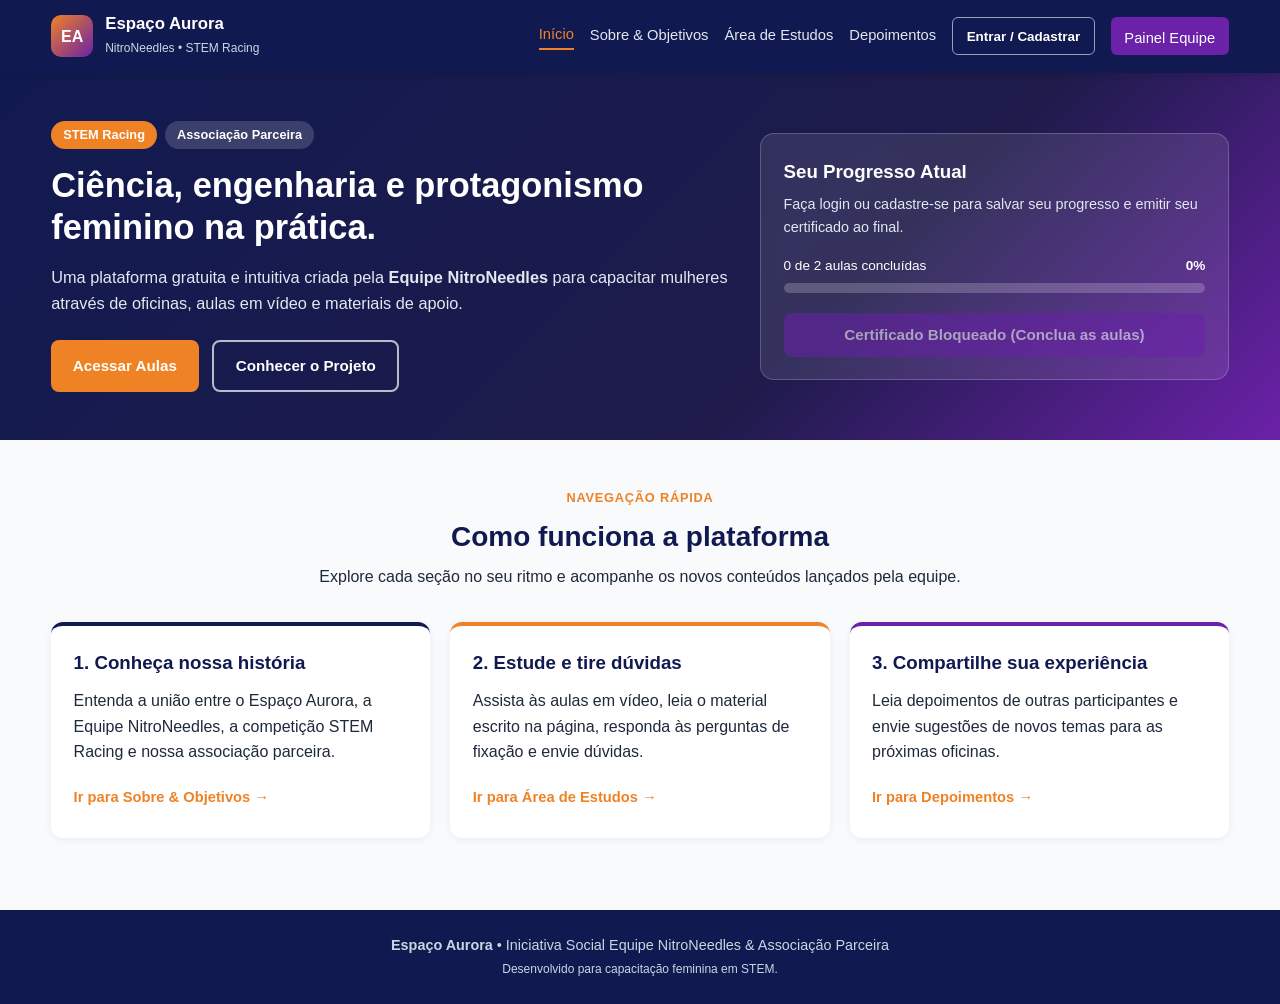
<file: index.html>
<!DOCTYPE html>
<html lang="pt-BR">
<head>
  <meta charset="UTF-8">
  <meta name="viewport" content="width=device-width, initial-scale=1.0">
  <title>Espaço Aurora | Início</title>
  <link rel="stylesheet" href="style.css">
</head>
<body>

  <header class="navbar">
    <div class="container nav-content">
      <a href="index.html" class="brand-area">
        <div class="logo-placeholder" title="Logo Espaço Aurora">EA</div>
        <div>
          <strong class="brand-title">Espaço Aurora</strong>
          <span class="brand-sub">NitroNeedles • STEM Racing</span>
        </div>
      </a>

      <nav class="nav-links">
        <a href="index.html" class="active">Início</a>
        <a href="sobre.html">Sobre & Objetivos</a>
        <a href="cursos.html">Área de Estudos</a>
        <a href="depoimentos.html">Depoimentos</a>
        <button type="button" id="open-profile-btn" class="btn-nav-outline">Entrar / Cadastrar</button>
        <a href="admin.html" class="btn-nav-admin">Painel Equipe</a>
      </nav>
    </div>
  </header>

  <section class="hero">
    <div class="container hero-grid">
      <div class="hero-text">
        <div class="partner-pills">
          <span class="pill pill-orange">STEM Racing</span>
          <span class="pill pill-purple">Associação Parceira</span>
        </div>
        <h1>Ciência, engenharia e protagonismo feminino na prática.</h1>
        <p>Uma plataforma gratuita e intuitiva criada pela <strong>Equipe NitroNeedles</strong> para capacitar mulheres através de oficinas, aulas em vídeo e materiais de apoio.</p>
        <div class="hero-buttons">
          <a href="cursos.html" class="btn btn-orange">Acessar Aulas</a>
          <a href="sobre.html" class="btn btn-outline-light">Conhecer o Projeto</a>
        </div>
      </div>

      <div class="hero-card">
        <h3>Seu Progresso Atual</h3>
        <p id="student-greeting">Faça login ou cadastre-se para salvar seu progresso e emitir seu certificado ao final.</p>
        <div class="progress-wrapper">
          <div class="progress-info">
            <span id="progress-text">0 de 0 aulas concluídas</span>
            <strong id="progress-percent">0%</strong>
          </div>
          <div class="progress-bar">
            <div id="progress-fill" class="progress-fill" style="width: 0%;"></div>
          </div>
        </div>
        <button type="button" id="hero-cert-btn" class="btn btn-purple full-width" disabled>
          Certificado Bloqueado (Conclua as aulas)
        </button>
      </div>
    </div>
  </section>

  <section class="section">
    <div class="container">
      <div class="section-header">
        <span class="section-tag">Navegação Rápida</span>
        <h2>Como funciona a plataforma</h2>
        <p>Explore cada seção no seu ritmo e acompanhe os novos conteúdos lançados pela equipe.</p>
      </div>

      <div class="info-grid">
        <article class="info-card border-blue">
          <h3>1. Conheça nossa história</h3>
          <p>Entenda a união entre o Espaço Aurora, a Equipe NitroNeedles, a competição STEM Racing e nossa associação parceira.</p>
          <a href="sobre.html" class="card-link">Ir para Sobre & Objetivos →</a>
        </article>

        <article class="info-card border-orange">
          <h3>2. Estude e tire dúvidas</h3>
          <p>Assista às aulas em vídeo, leia o material escrito na página, responda às perguntas de fixação e envie dúvidas.</p>
          <a href="cursos.html" class="card-link">Ir para Área de Estudos →</a>
        </article>

        <article class="info-card border-purple">
          <h3>3. Compartilhe sua experiência</h3>
          <p>Leia depoimentos de outras participantes e envie sugestões de novos temas para as próximas oficinas.</p>
          <a href="depoimentos.html" class="card-link">Ir para Depoimentos →</a>
        </article>
      </div>
    </div>
  </section>

  <footer class="footer">
    <div class="container">
      <p><strong>Espaço Aurora</strong> • Iniciativa Social Equipe NitroNeedles & Associação Parceira</p>
      <p><small>Desenvolvido para capacitação feminina em STEM.</small></p>
    </div>
  </footer>

  <script src="script.js"></script>
</body>
</html>
</file>
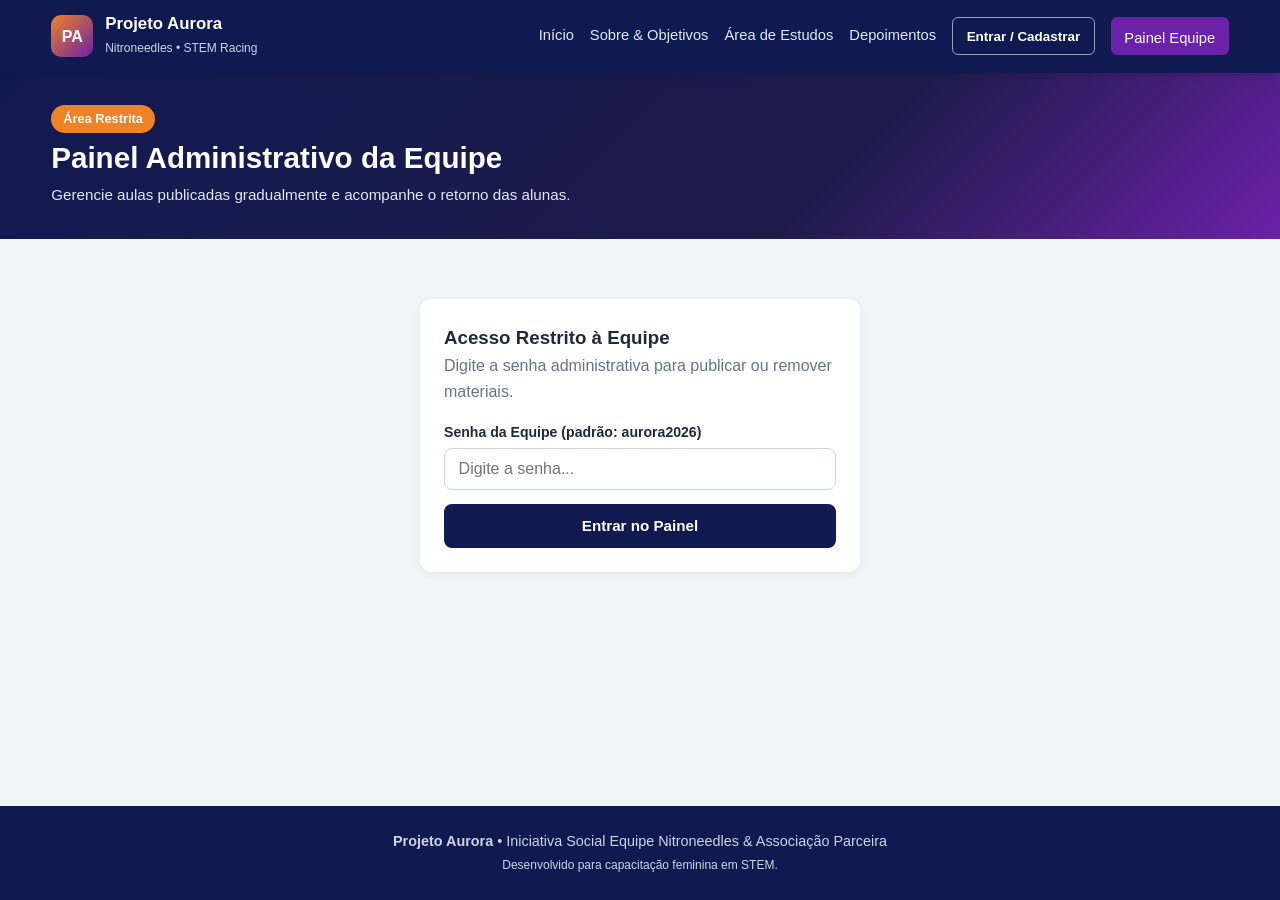
<file: admin.html>
<!DOCTYPE html>
<html lang="pt-BR">
<head>
  <meta charset="UTF-8">
  <meta name="viewport" content="width=device-width, initial-scale=1.0">
  <title>Projeto Aurora | Painel da Equipe</title>
  <link rel="stylesheet" href="style.css">
</head>
<body>

  <header class="navbar">
    <div class="container nav-content">
      <a href="index.html" class="brand-area">
        <div class="logo-placeholder" title="Logo Projeto Aurora">PA</div>
        <div>
          <strong class="brand-title">Projeto Aurora</strong>
          <span class="brand-sub">Nitroneedles • STEM Racing</span>
        </div>
      </a>

      <nav class="nav-links">
        <a href="index.html">Início</a>
        <a href="sobre.html">Sobre & Objetivos</a>
        <a href="cursos.html">Área de Estudos</a>
        <a href="depoimentos.html">Depoimentos</a>
        <button type="button" id="open-profile-btn" class="btn-nav-outline">Meu Perfil</button>
        <a href="admin.html" class="btn-nav-admin active">Painel Equipe</a>
      </nav>
    </div>
  </header>

  <section class="page-banner">
    <div class="container">
      <span class="pill pill-orange">Área Restrita</span>
      <h1>Painel Administrativo da Equipe</h1>
      <p>Gerencie aulas publicadas gradualmente e acompanhe o retorno das alunas.</p>
    </div>
  </section>

  <section class="section section-alt">
    <div class="container">
      <!-- TELA DE ACESSO DA EQUIPE -->
      <div id="admin-login-box" class="admin-login-card">
        <h3>Acesso Restrito à Equipe</h3>
        <p class="muted">Digite a senha administrativa para publicar ou remover materiais.</p>
        <form id="admin-login-form" style="margin-top: 1rem;">
          <div class="form-group">
            <label for="admin-pin-input">Senha da Equipe (padrão: aurora2026)</label>
            <input type="password" id="admin-pin-input" required placeholder="Digite a senha...">
          </div>
          <button type="submit" class="btn btn-blue full-width" style="margin-top: 0.85rem;">Entrar no Painel</button>
        </form>
      </div>

      <!-- DASHBOARD LIBERADO -->
      <div id="admin-dashboard" class="hidden">
        <div style="display: flex; justify-content: flex-end; margin-bottom: 1rem;">
          <button type="button" id="admin-logout-btn" class="btn btn-outline-blue">Bloquear Painel</button>
        </div>

        <div class="admin-grid">
          <div class="admin-card">
            <h3>Publicar Nova Aula</h3>
            <form id="new-lesson-form" class="form-grid">
              <div class="form-group full-width">
                <label for="adm-title">Título da Aula *</label>
                <input type="text" id="adm-title" required placeholder="Ex: Aula 03 - Aerodinâmica Básica">
              </div>
              <div class="form-group">
                <label for="adm-cat">Categoria / Trilha *</label>
                <input type="text" id="adm-cat" required placeholder="Ex: Engenharia & Design">
              </div>
              <div class="form-group">
                <label for="adm-video">Link do Vídeo (YouTube) *</label>
                <input type="url" id="adm-video" required placeholder="https://www.youtube.com/watch?v=...">
              </div>
              <div class="form-group full-width">
                <label for="adm-text">Material Escrito (Texto da página) *</label>
                <textarea id="adm-text" rows="5" required placeholder="Escreva aqui o resumo teórico e os tópicos da aula..."></textarea>
              </div>
              <div class="form-group full-width">
                <label for="adm-q1">Pergunta de Fixação 1 *</label>
                <input type="text" id="adm-q1" required placeholder="Ex: Qual foi o principal conceito desta aula?">
              </div>
              <div class="form-group full-width">
                <label for="adm-q2">Pergunta de Fixação 2 (Dúvidas)</label>
                <input type="text" id="adm-q2" placeholder="Ex: Qual parte você gostaria de rever na prática?">
              </div>
              <button type="submit" class="btn btn-orange full-width">Publicar Aula no Site</button>
            </form>
          </div>

          <div class="admin-card">
            <h3>Aulas Publicadas</h3>
            <div id="admin-lessons-list" class="admin-list"></div>

            <hr class="divider">
            <h3>Visitantes / Alunas Registradas</h3>
            <div id="admin-visitors-list" class="admin-list"></div>

            <hr class="divider">
            <h3>Respostas das Perguntas de Fixação</h3>
            <div id="admin-responses-list" class="admin-list"></div>
          </div>
        </div>
      </div>
    </div>
  </section>

  <footer class="footer">
    <div class="container">
      <p><strong>Projeto Aurora</strong> • Iniciativa Social Equipe Nitroneedles & Associação Parceira</p>
      <p><small>Desenvolvido para capacitação feminina em STEM.</small></p>
    </div>
  </footer>

  <script src="script.js"></script>
</body>
</html>
</file>
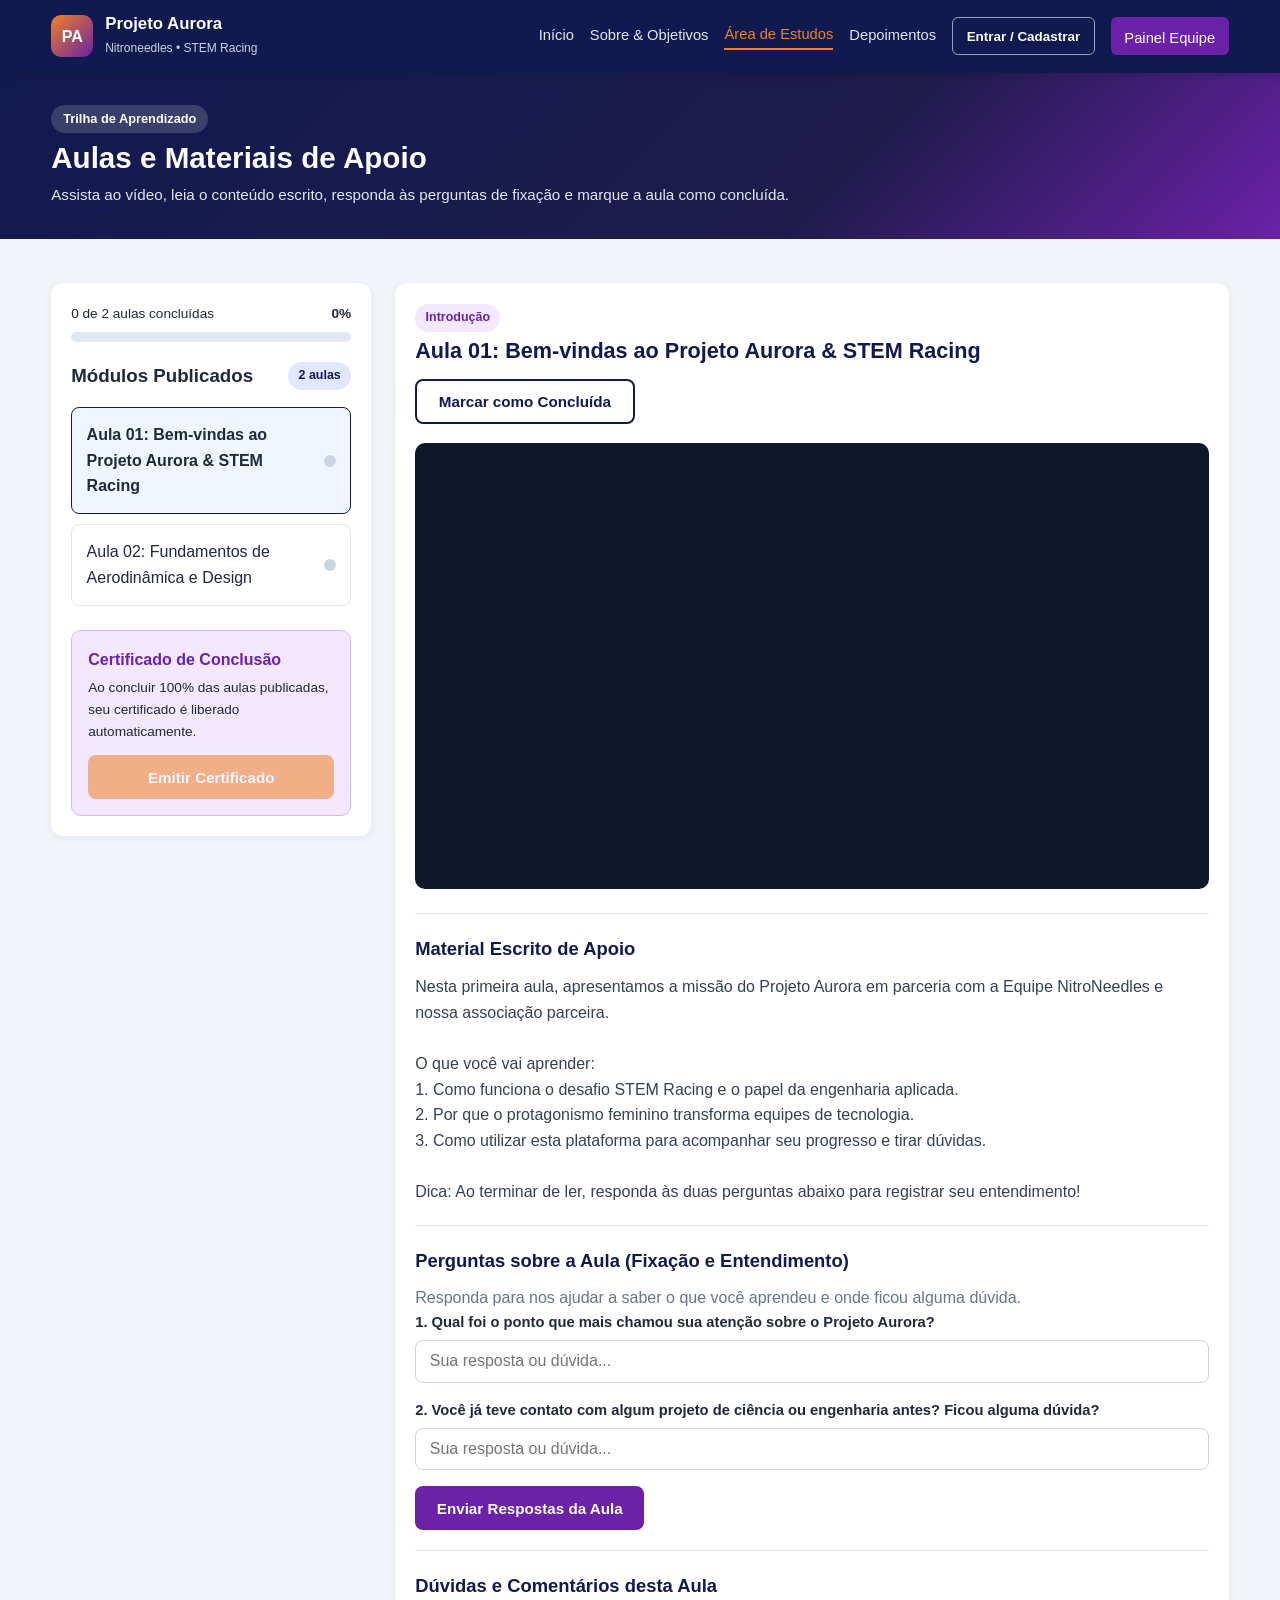
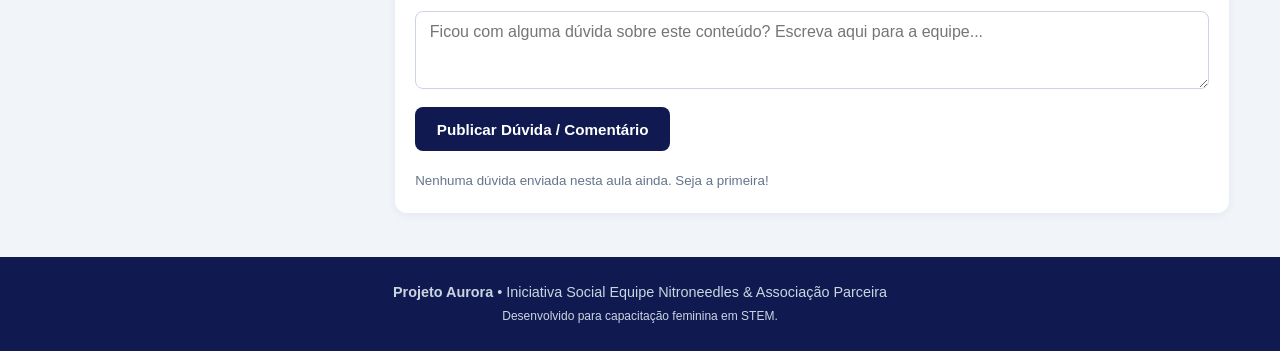
<file: cursos.html>
<!DOCTYPE html>
<html lang="pt-BR">
<head>
  <meta charset="UTF-8">
  <meta name="viewport" content="width=device-width, initial-scale=1.0">
  <title>Projeto Aurora | Área de Estudos</title>
  <link rel="stylesheet" href="style.css">
</head>
<body>

  <header class="navbar">
    <div class="container nav-content">
      <a href="index.html" class="brand-area">
        <div class="logo-placeholder" title="Logo Projeto Aurora">PA</div>
        <div>
          <strong class="brand-title">Projeto Aurora</strong>
          <span class="brand-sub">Nitroneedles • STEM Racing</span>
        </div>
      </a>

      <nav class="nav-links">
        <a href="index.html">Início</a>
        <a href="sobre.html">Sobre & Objetivos</a>
        <a href="cursos.html" class="active">Área de Estudos</a>
        <a href="depoimentos.html">Depoimentos</a>
        <button type="button" id="open-profile-btn" class="btn-nav-outline">Meu Perfil</button>
        <a href="admin.html" class="btn-nav-admin">Painel Equipe</a>
      </nav>
    </div>
  </header>

  <section class="page-banner">
    <div class="container">
      <span class="pill pill-purple">Trilha de Aprendizado</span>
      <h1>Aulas e Materiais de Apoio</h1>
      <p>Assista ao vídeo, leia o conteúdo escrito, responda às perguntas de fixação e marque a aula como concluída.</p>
    </div>
  </section>

  <section class="section section-alt">
    <div class="container">
      <div class="lms-layout">
        <!-- BARRA LATERAL DE MÓDULOS E PROGRESSO -->
        <aside class="course-sidebar">
          <div class="sidebar-progress">
            <div class="progress-info">
              <span id="progress-text">0 de 0 aulas concluídas</span>
              <strong id="progress-percent">0%</strong>
            </div>
            <div class="progress-bar dark-track">
              <div id="progress-fill" class="progress-fill" style="width: 0%;"></div>
            </div>
          </div>

          <div class="sidebar-header">
            <h3>Módulos Publicados</h3>
            <span id="module-count-badge" class="badge badge-blue">0 aulas</span>
          </div>

          <div id="lesson-list" class="lesson-list"></div>

          <div class="certificate-box">
            <h4>Certificado de Conclusão</h4>
            <p>Ao concluir 100% das aulas publicadas, seu certificado é liberado automaticamente.</p>
            <button type="button" id="sidebar-cert-btn" class="btn btn-orange full-width" disabled>
              Emitir Certificado
            </button>
          </div>
        </aside>

        <!-- ÁREA PRINCIPAL DA AULA -->
        <main class="lesson-viewer">
          <div class="lesson-top">
            <div>
              <span id="lesson-category" class="badge badge-purple">Módulo</span>
              <h2 id="lesson-title">Selecione uma aula para começar</h2>
            </div>
            <button type="button" id="mark-complete-btn" class="btn btn-outline-blue">
              Marcar como Concluída
            </button>
          </div>

          <div class="video-container">
            <iframe id="lesson-video" src="" title="Vídeo da Aula" frameborder="0" allowfullscreen></iframe>
          </div>

          <div class="reading-card">
            <h3>Material Escrito de Apoio</h3>
            <div id="lesson-content" class="lesson-text"></div>
          </div>

          <div class="quiz-card">
            <h3>Perguntas sobre a Aula (Fixação e Entendimento)</h3>
            <p class="muted">Responda para nos ajudar a saber o que você aprendeu e onde ficou alguma dúvida.</p>
            <form id="lesson-quiz-form">
              <div id="quiz-questions-container"></div>
              <button type="submit" class="btn btn-purple">Enviar Respostas da Aula</button>
              <span id="quiz-feedback-msg" class="feedback-inline"></span>
            </form>
          </div>

          <div class="comments-card">
            <h3>Dúvidas e Comentários desta Aula</h3>
            <form id="comment-form">
              <textarea id="comment-input" rows="3" required placeholder="Ficou com alguma dúvida sobre este conteúdo? Escreva aqui para a equipe..."></textarea>
              <button type="submit" class="btn btn-blue" style="margin-top: 0.65rem;">Publicar Dúvida / Comentário</button>
            </form>
            <div id="comments-list" class="comments-list"></div>
          </div>
        </main>
      </div>
    </div>
  </section>

  <footer class="footer">
    <div class="container">
      <p><strong>Projeto Aurora</strong> • Iniciativa Social Equipe Nitroneedles & Associação Parceira</p>
      <p><small>Desenvolvido para capacitação feminina em STEM.</small></p>
    </div>
  </footer>

  <script src="script.js"></script>
</body>
</html>
</file>
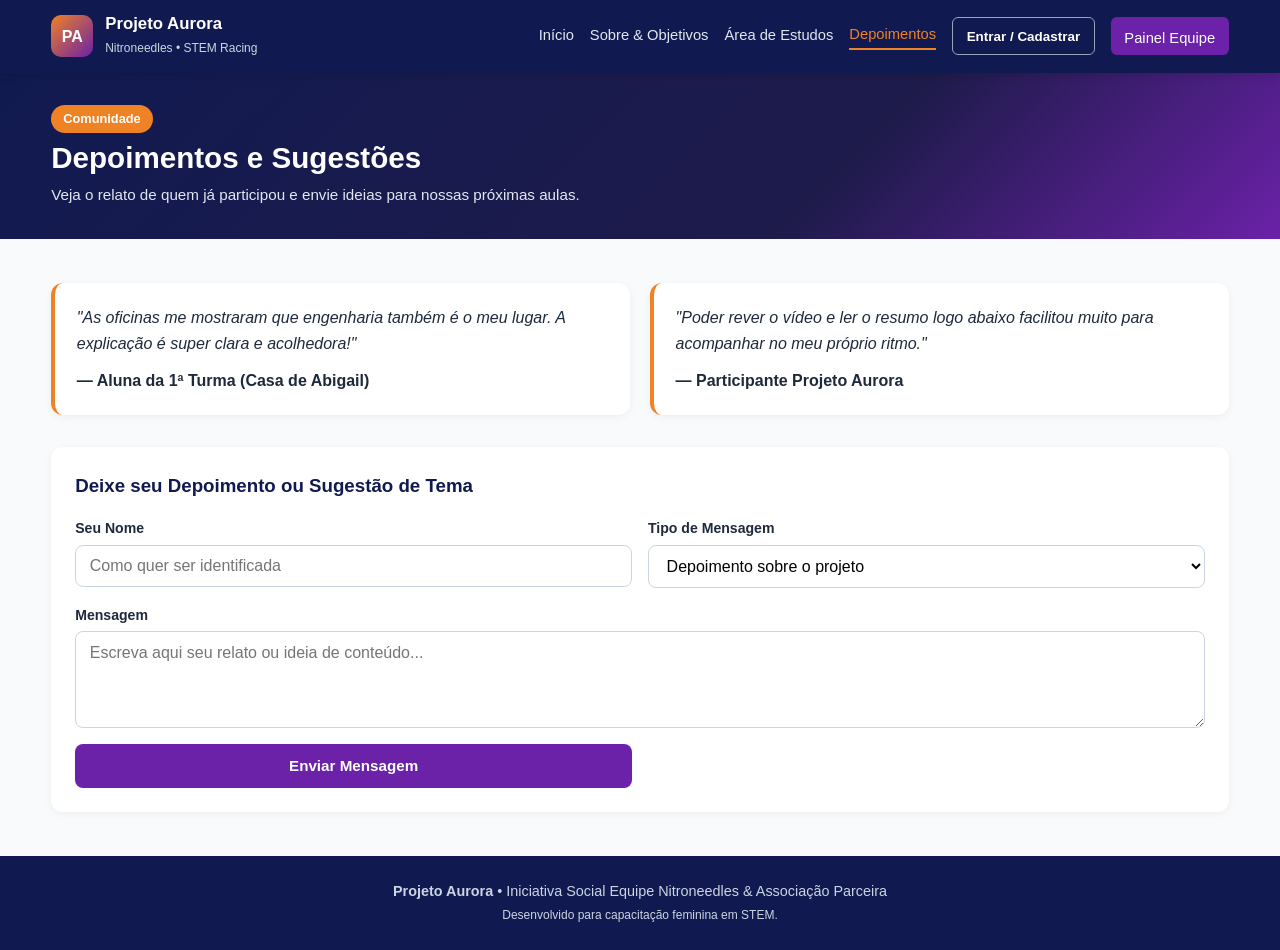
<file: depoimentos.html>
<!DOCTYPE html>
<html lang="pt-BR">
<head>
  <meta charset="UTF-8">
  <meta name="viewport" content="width=device-width, initial-scale=1.0">
  <title>Projeto Aurora | Depoimentos e Sugestões</title>
  <link rel="stylesheet" href="style.css">
</head>
<body>

  <header class="navbar">
    <div class="container nav-content">
      <a href="index.html" class="brand-area">
        <div class="logo-placeholder" title="Logo Projeto Aurora">PA</div>
        <div>
          <strong class="brand-title">Projeto Aurora</strong>
          <span class="brand-sub">Nitroneedles • STEM Racing</span>
        </div>
      </a>

      <nav class="nav-links">
        <a href="index.html">Início</a>
        <a href="sobre.html">Sobre & Objetivos</a>
        <a href="cursos.html">Área de Estudos</a>
        <a href="depoimentos.html" class="active">Depoimentos</a>
        <button type="button" id="open-profile-btn" class="btn-nav-outline">Meu Perfil</button>
        <a href="admin.html" class="btn-nav-admin">Painel Equipe</a>
      </nav>
    </div>
  </header>

  <section class="page-banner">
    <div class="container">
      <span class="pill pill-orange">Comunidade</span>
      <h1>Depoimentos e Sugestões</h1>
      <p>Veja o relato de quem já participou e envie ideias para nossas próximas aulas.</p>
    </div>
  </section>

  <section class="section">
    <div class="container">
      <div class="testimonials-grid" id="testimonials-list">
        <div class="testimonial-card">
          <p>"As oficinas me mostraram que engenharia também é o meu lugar. A explicação é super clara e acolhedora!"</p>
          <strong>— Aluna da 1ª Turma (Casa de Abigail)</strong>
        </div>
        <div class="testimonial-card">
          <p>"Poder rever o vídeo e ler o resumo logo abaixo facilitou muito para acompanhar no meu próprio ritmo."</p>
          <strong>— Participante Projeto Aurora</strong>
        </div>
      </div>

      <div class="suggestion-box">
        <h3>Deixe seu Depoimento ou Sugestão de Tema</h3>
        <form id="feedback-form" class="form-grid">
          <div class="form-group">
            <label for="fb-name">Seu Nome</label>
            <input type="text" id="fb-name" required placeholder="Como quer ser identificada">
          </div>
          <div class="form-group">
            <label for="fb-type">Tipo de Mensagem</label>
            <select id="fb-type">
              <option value="Depoimento">Depoimento sobre o projeto</option>
              <option value="Sugestão">Sugestão de aula ou melhoria</option>
            </select>
          </div>
          <div class="form-group full-width">
            <label for="fb-msg">Mensagem</label>
            <textarea id="fb-msg" rows="4" required placeholder="Escreva aqui seu relato ou ideia de conteúdo..."></textarea>
          </div>
          <button type="submit" class="btn btn-purple">Enviar Mensagem</button>
        </form>
      </div>
    </div>
  </section>

  <footer class="footer">
    <div class="container">
      <p><strong>Projeto Aurora</strong> • Iniciativa Social Equipe Nitroneedles & Associação Parceira</p>
      <p><small>Desenvolvido para capacitação feminina em STEM.</small></p>
    </div>
  </footer>

  <script src="script.js"></script>
</body>
</html>
</file>
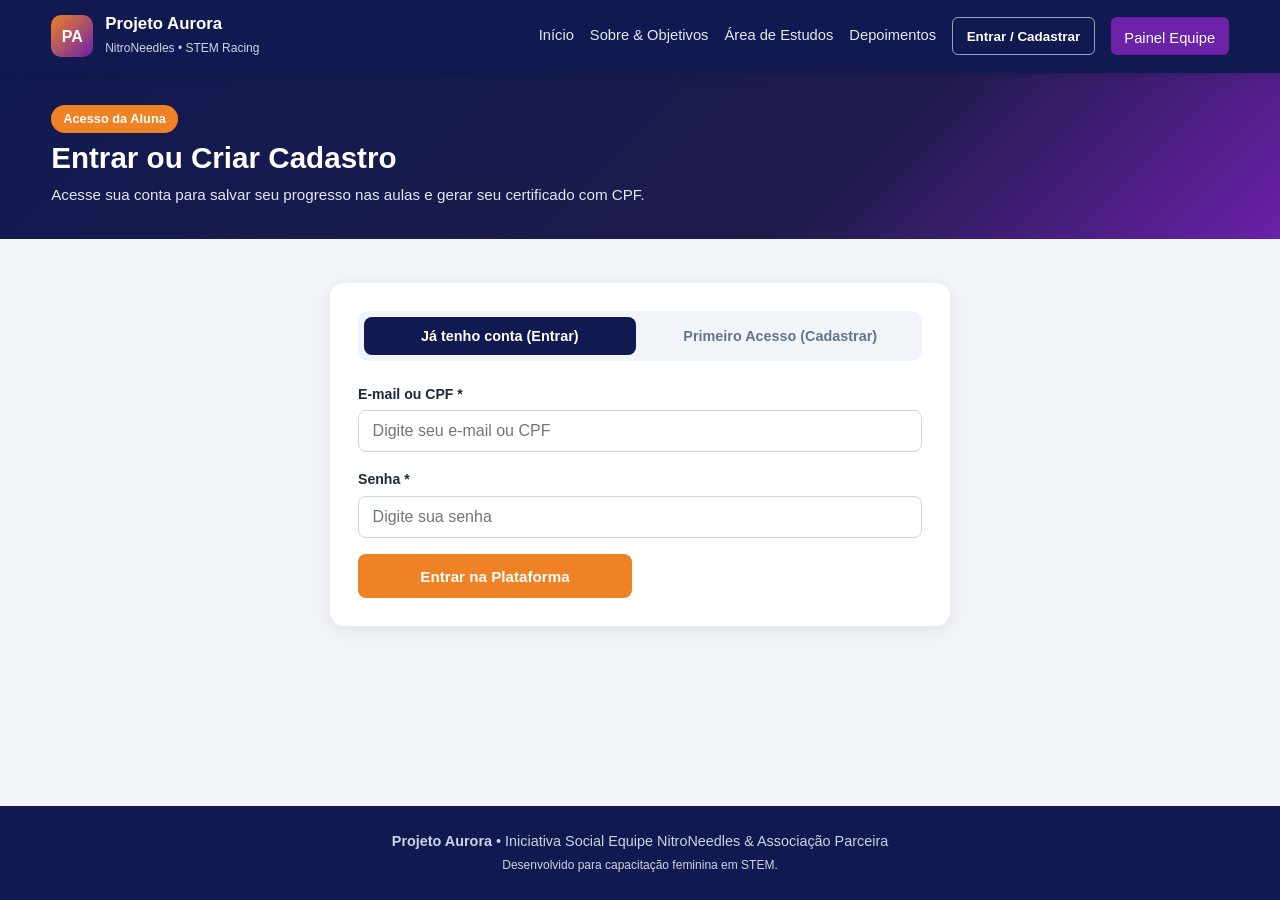
<file: login.html>
<!DOCTYPE html>
<html lang="pt-BR">
<head>
  <meta charset="UTF-8">
  <meta name="viewport" content="width=device-width, initial-scale=1.0">
  <title>Projeto Aurora | Entrar ou Cadastrar</title>
  <link rel="stylesheet" href="style.css">
</head>
<body>

  <header class="navbar">
    <div class="container nav-content">
      <a href="index.html" class="brand-area">
        <div class="logo-placeholder" title="Logo Projeto Aurora">PA</div>
        <div>
          <strong class="brand-title">Projeto Aurora</strong>
          <span class="brand-sub">NitroNeedles • STEM Racing</span>
        </div>
      </a>

      <nav class="nav-links">
        <a href="index.html">Início</a>
        <a href="sobre.html">Sobre & Objetivos</a>
        <a href="cursos.html">Área de Estudos</a>
        <a href="depoimentos.html">Depoimentos</a>
        <button type="button" id="open-profile-btn" class="btn-nav-outline active">Entrar / Cadastrar</button>
        <a href="admin.html" class="btn-nav-admin">Painel Equipe</a>
      </nav>
    </div>
  </header>

  <section class="page-banner">
    <div class="container">
      <span class="pill pill-orange">Acesso da Aluna</span>
      <h1>Entrar ou Criar Cadastro</h1>
      <p>Acesse sua conta para salvar seu progresso nas aulas e gerar seu certificado com CPF.</p>
    </div>
  </section>

  <section class="section section-alt">
    <div class="container">

      <!-- CAIXA DE LOGIN E CADASTRO (QUANDO DESLOGADA) -->
      <div id="auth-tabs-box" class="auth-card">
        <div class="auth-tabs">
          <button type="button" id="tab-btn-login" class="auth-tab-btn active">Já tenho conta (Entrar)</button>
          <button type="button" id="tab-btn-register" class="auth-tab-btn">Primeiro Acesso (Cadastrar)</button>
        </div>

        <div id="auth-message" class="auth-alert hidden"></div>

        <!-- ABA 1: LOGIN -->
        <form id="login-form" class="form-grid">
          <div class="form-group full-width">
            <label for="login-identifier">E-mail ou CPF *</label>
            <input type="text" id="login-identifier" required placeholder="Digite seu e-mail ou CPF">
          </div>
          <div class="form-group full-width">
            <label for="login-password">Senha *</label>
            <input type="password" id="login-password" required placeholder="Digite sua senha">
          </div>
          <div class="full-width">
            <button type="submit" class="btn btn-orange full-width">Entrar na Plataforma</button>
          </div>
        </form>

        <!-- ABA 2: CADASTRO COMPLETO -->
        <form id="register-form" class="form-grid hidden">
          <div class="form-group full-width">
            <label for="reg-name">Nome completo (sairá no certificado) *</label>
            <input type="text" id="reg-name" required placeholder="Ex: Maria Clara Silva">
          </div>
          <div class="form-group">
            <label for="reg-cpf">CPF *</label>
            <input type="text" id="reg-cpf" required maxlength="14" inputmode="numeric" placeholder="000.000.000-00">
          </div>
          <div class="form-group">
            <label for="reg-birth">Data de nascimento *</label>
            <input type="date" id="reg-birth" required>
          </div>
          <div class="form-group">
            <label for="reg-city">Cidade e País *</label>
            <input type="text" id="reg-city" required placeholder="Ex: Valinhos, Brasil">
          </div>
          <div class="form-group">
            <label for="reg-email">E-mail *</label>
            <input type="email" id="reg-email" required placeholder="seuemail@exemplo.com">
          </div>
          <div class="form-group">
            <label for="reg-source">Por onde conheceu nosso site? *</label>
            <select id="reg-source" required>
              <option value="">Selecione uma opção...</option>
              <option value="Casa de Abigail">Casa de Abigail</option>
              <option value="Equipe NitroNeedles">Equipe NitroNeedles</option>
              <option value="Amigos">Amigos</option>
              <option value="Família">Família</option>
              <option value="Outros">Outros</option>
            </select>
          </div>
          <div class="form-group">
            <label for="reg-password">Crie uma senha *</label>
            <input type="password" id="reg-password" required minlength="6" placeholder="Mínimo 6 caracteres">
          </div>
          <div class="full-width">
            <button type="submit" class="btn btn-purple full-width">Concluir Cadastro e Entrar</button>
          </div>
        </form>
      </div>

      <!-- PERFIL DA ALUNA LOGADA -->
      <div id="logged-profile-box" class="auth-card hidden">
        <span class="badge badge-purple">Conta Conectada</span>
        <h2 style="color: var(--brand-blue); margin: 0.4rem 0 1rem 0;">Seus Dados Cadastrados</h2>
        <div class="profile-summary-grid">
          <div><small class="muted">Nome Completo</small><strong id="prof-name">—</strong></div>
          <div><small class="muted">CPF</small><strong id="prof-cpf">—</strong></div>
          <div><small class="muted">Data de Nascimento</small><strong id="prof-birth">—</strong></div>
          <div><small class="muted">Cidade e País</small><strong id="prof-city">—</strong></div>
          <div><small class="muted">E-mail</small><strong id="prof-email">—</strong></div>
          <div><small class="muted">Como conheceu</small><strong id="prof-source">—</strong></div>
        </div>
        <div class="hero-buttons" style="margin-top: 1.5rem;">
          <a href="cursos.html" class="btn btn-orange">Ir para as Aulas</a>
          <button type="button" id="logout-btn" class="btn btn-outline-blue">Sair da Conta</button>
        </div>
      </div>

    </div>
  </section>

  <footer class="footer">
    <div class="container">
      <p><strong>Projeto Aurora</strong> • Iniciativa Social Equipe NitroNeedles & Associação Parceira</p>
      <p><small>Desenvolvido para capacitação feminina em STEM.</small></p>
    </div>
  </footer>

  <script src="script.js"></script>
</body>
</html>
</file>
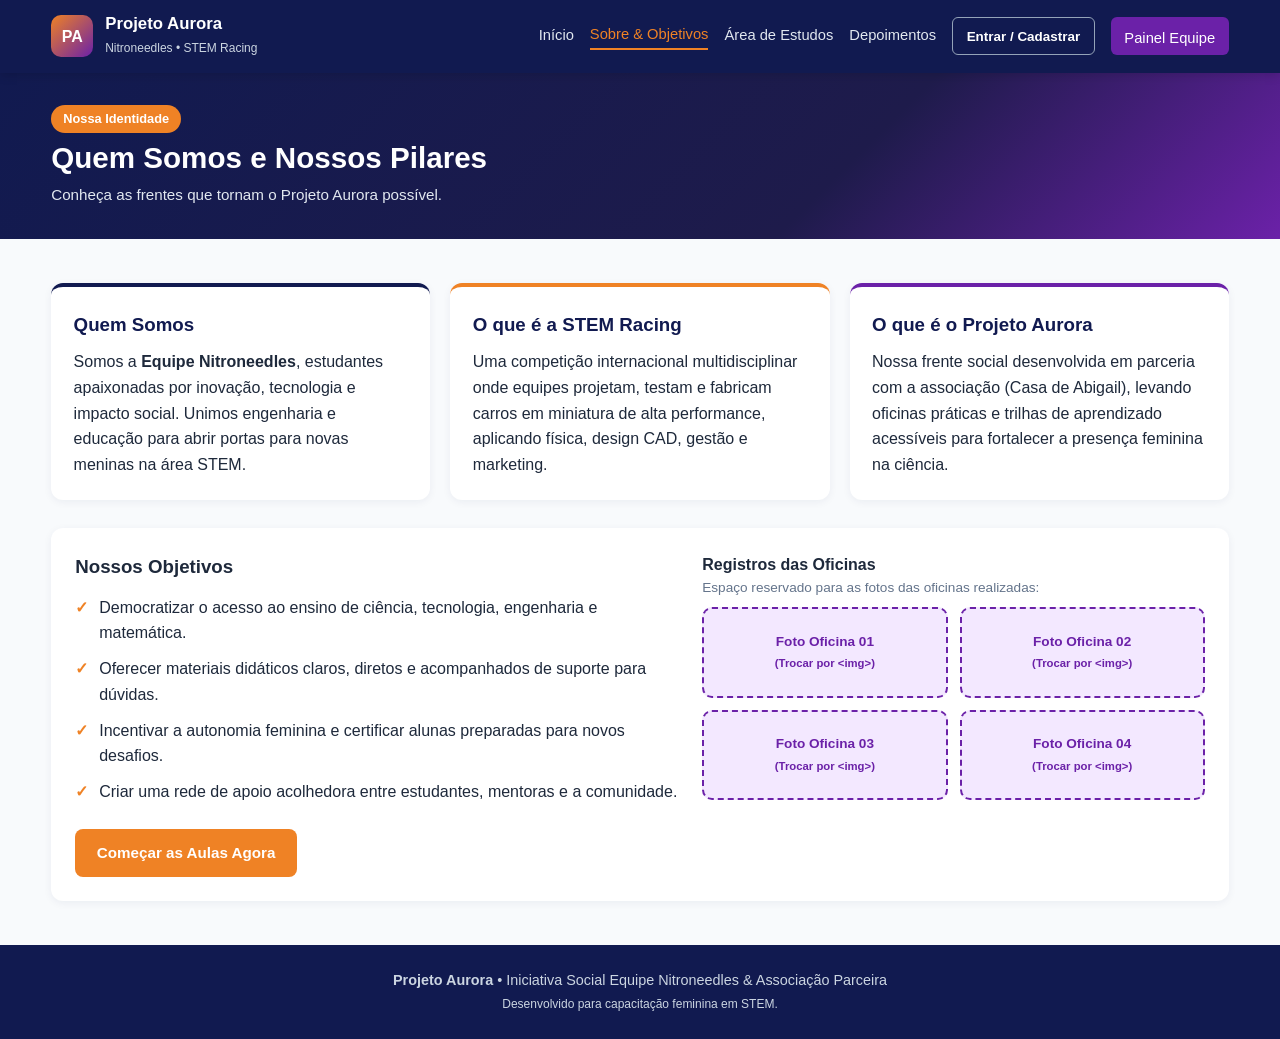
<file: sobre.html>
<!DOCTYPE html>
<html lang="pt-BR">
<head>
  <meta charset="UTF-8">
  <meta name="viewport" content="width=device-width, initial-scale=1.0">
  <title>Projeto Aurora | Sobre & Objetivos</title>
  <link rel="stylesheet" href="style.css">
</head>
<body>

  <header class="navbar">
    <div class="container nav-content">
      <a href="index.html" class="brand-area">
        <div class="logo-placeholder" title="Logo Projeto Aurora">PA</div>
        <div>
          <strong class="brand-title">Projeto Aurora</strong>
          <span class="brand-sub">Nitroneedles • STEM Racing</span>
        </div>
      </a>

      <nav class="nav-links">
        <a href="index.html">Início</a>
        <a href="sobre.html" class="active">Sobre & Objetivos</a>
        <a href="cursos.html">Área de Estudos</a>
        <a href="depoimentos.html">Depoimentos</a>
        <button type="button" id="open-profile-btn" class="btn-nav-outline">Meu Perfil</button>
        <a href="admin.html" class="btn-nav-admin">Painel Equipe</a>
      </nav>
    </div>
  </header>

  <section class="page-banner">
    <div class="container">
      <span class="pill pill-orange">Nossa Identidade</span>
      <h1>Quem Somos e Nossos Pilares</h1>
      <p>Conheça as frentes que tornam o Projeto Aurora possível.</p>
    </div>
  </section>

  <section class="section">
    <div class="container">
      <div class="info-grid">
        <article class="info-card border-blue">
          <h3>Quem Somos</h3>
          <p>Somos a <strong>Equipe Nitroneedles</strong>, estudantes apaixonadas por inovação, tecnologia e impacto social. Unimos engenharia e educação para abrir portas para novas meninas na área STEM.</p>
        </article>

        <article class="info-card border-orange">
          <h3>O que é a STEM Racing</h3>
          <p>Uma competição internacional multidisciplinar onde equipes projetam, testam e fabricam carros em miniatura de alta performance, aplicando física, design CAD, gestão e marketing.</p>
        </article>

        <article class="info-card border-purple">
          <h3>O que é o Projeto Aurora</h3>
          <p>Nossa frente social desenvolvida em parceria com a associação (Casa de Abigail), levando oficinas práticas e trilhas de aprendizado acessíveis para fortalecer a presença feminina na ciência.</p>
        </article>
      </div>

      <div class="objectives-box">
        <div>
          <h3>Nossos Objetivos</h3>
          <ul class="check-list">
            <li>Democratizar o acesso ao ensino de ciência, tecnologia, engenharia e matemática.</li>
            <li>Oferecer materiais didáticos claros, diretos e acompanhados de suporte para dúvidas.</li>
            <li>Incentivar a autonomia feminina e certificar alunas preparadas para novos desafios.</li>
            <li>Criar uma rede de apoio acolhedora entre estudantes, mentoras e a comunidade.</li>
          </ul>
          <div style="margin-top: 1.5rem;">
            <a href="cursos.html" class="btn btn-orange">Começar as Aulas Agora</a>
          </div>
        </div>

        <div class="gallery-preview">
          <h4>Registros das Oficinas</h4>
          <p class="muted" style="font-size: 0.85rem; margin-bottom: 0.5rem;">Espaço reservado para as fotos das oficinas realizadas:</p>
          <div class="photo-slots">
            <div class="photo-slot">Foto Oficina 01<br><small>(Trocar por &lt;img&gt;)</small></div>
            <div class="photo-slot">Foto Oficina 02<br><small>(Trocar por &lt;img&gt;)</small></div>
            <div class="photo-slot">Foto Oficina 03<br><small>(Trocar por &lt;img&gt;)</small></div>
            <div class="photo-slot">Foto Oficina 04<br><small>(Trocar por &lt;img&gt;)</small></div>
          </div>
        </div>
      </div>
    </div>
  </section>

  <footer class="footer">
    <div class="container">
      <p><strong>Projeto Aurora</strong> • Iniciativa Social Equipe Nitroneedles & Associação Parceira</p>
      <p><small>Desenvolvido para capacitação feminina em STEM.</small></p>
    </div>
  </footer>

  <script src="script.js"></script>
</body>
</html>
</file>
<file: style.css>
:root {
  --brand-blue: #111a50;
  --brand-orange: #ef8225;
  --brand-orange-hover: #d96f16;
  --assoc-purple: #6b21a8;
  --assoc-purple-light: #f3e8ff;
  --bg-page: #f8fafc;
  --bg-card: #ffffff;
  --text-main: #1e293b;
  --text-muted: #64748b;
  --border-color: #e2e8f0;
  --success: #16a34a;
}

* {
  box-sizing: border-box;
  margin: 0;
  padding: 0;
}

html, body {
  overflow-x: hidden;
  width: 100%;
}

body {
  font-family: 'Segoe UI', Roboto, Helvetica, Arial, sans-serif;
  background-color: var(--bg-page);
  color: var(--text-main);
  line-height: 1.6;
  display: flex;
  flex-direction: column;
  min-height: 100vh;
}

.container {
  width: 92%;
  max-width: 1180px;
  margin: 0 auto;
}

.hidden {
  display: none !important;
}

.muted {
  color: var(--text-muted);
}

/* BOTÕES E BADGES (ÁREA DE TOQUE CONFORTÁVEL) */
.btn {
  display: inline-flex;
  align-items: center;
  justify-content: center;
  min-height: 44px;
  padding: 0.75rem 1.35rem;
  border-radius: 8px;
  font-weight: 600;
  font-size: 0.95rem;
  cursor: pointer;
  border: none;
  text-decoration: none;
  text-align: center;
  transition: 0.2s ease;
}

.btn:disabled {
  opacity: 0.55;
  cursor: not-allowed;
}

.btn-orange { background-color: var(--brand-orange); color: #fff; }
.btn-orange:hover:not(:disabled) { background-color: var(--brand-orange-hover); }

.btn-purple { background-color: var(--assoc-purple); color: #fff; }
.btn-purple:hover:not(:disabled) { background-color: #581c87; }

.btn-blue { background-color: var(--brand-blue); color: #fff; }

.btn-outline-blue {
  background: transparent;
  border: 2px solid var(--brand-blue);
  color: var(--brand-blue);
}

.btn-outline-blue.completed {
  background: var(--success);
  border-color: var(--success);
  color: #fff;
}

.btn-outline-light {
  background: transparent;
  border: 2px solid rgba(255, 255, 255, 0.7);
  color: #fff;
}

.btn-ghost {
  background: transparent;
  color: var(--text-muted);
}

.full-width { width: 100%; }

.badge {
  display: inline-block;
  padding: 0.25rem 0.65rem;
  border-radius: 999px;
  font-size: 0.78rem;
  font-weight: 700;
}

.badge-blue { background: #e0e7ff; color: var(--brand-blue); }
.badge-orange { background: #ffedd5; color: #c2410c; }
.badge-purple { background: var(--assoc-purple-light); color: var(--assoc-purple); }

/* NAVBAR & MENU MOBILE */
.navbar {
  background-color: var(--brand-blue);
  color: #fff;
  position: sticky;
  top: 0;
  z-index: 100;
  box-shadow: 0 2px 10px rgba(0, 0, 0, 0.15);
}

.nav-content {
  display: flex;
  flex-wrap: wrap;
  justify-content: space-between;
  align-items: center;
  padding: 0.85rem 0;
  gap: 0.75rem;
}

.brand-area {
  display: flex;
  align-items: center;
  gap: 0.75rem;
  text-decoration: none;
  color: #fff;
}

.logo-placeholder {
  width: 42px;
  height: 42px;
  border-radius: 10px;
  background: linear-gradient(135deg, var(--brand-orange), var(--assoc-purple));
  display: flex;
  align-items: center;
  justify-content: center;
  font-weight: 800;
  color: #fff;
  flex-shrink: 0;
}

.brand-title { display: block; font-size: 1.05rem; line-height: 1.2; }
.brand-sub { font-size: 0.75rem; color: #cbd5e1; }

.mobile-menu-btn {
  display: none;
  background: rgba(255, 255, 255, 0.12);
  border: 1px solid rgba(255, 255, 255, 0.25);
  color: #fff;
  padding: 0.5rem 0.85rem;
  border-radius: 8px;
  font-size: 0.9rem;
  font-weight: 600;
  cursor: pointer;
  min-height: 40px;
}

.nav-links {
  display: flex;
  flex-wrap: wrap;
  align-items: center;
  gap: 1rem;
}

.nav-links a {
  color: #e2e8f0;
  text-decoration: none;
  font-size: 0.92rem;
  font-weight: 500;
  padding-bottom: 2px;
}

.nav-links a:hover, .nav-links a.active {
  color: var(--brand-orange);
  border-bottom: 2px solid var(--brand-orange);
}

.btn-nav-outline, .btn-nav-admin {
  padding: 0.45rem 0.85rem;
  border-radius: 6px;
  font-size: 0.84rem;
  font-weight: 600;
  cursor: pointer;
  text-decoration: none;
  min-height: 38px;
  display: inline-flex;
  align-items: center;
  justify-content: center;
}

.btn-nav-outline {
  background: transparent;
  border: 1px solid #94a3b8;
  color: #fff;
}

.nav-links a.btn-nav-admin {
  background: var(--assoc-purple);
  border: none;
  color: #fff;
}

/* HERO E BANNERS INTERNOS */
.hero, .page-banner {
  background: linear-gradient(135deg, var(--brand-blue) 0%, #1e1b4b 65%, var(--assoc-purple) 100%);
  color: #fff;
}

.hero { padding: 3rem 0; }
.page-banner { padding: 2rem 0; }
.page-banner h1 { font-size: 1.85rem; margin: 0.4rem 0; line-height: 1.25; }
.page-banner p { color: #e2e8f0; font-size: 0.95rem; }

.hero-grid {
  display: grid;
  grid-template-columns: 1.3fr 0.9fr;
  gap: 2rem;
  align-items: center;
}

.partner-pills { display: flex; flex-wrap: wrap; gap: 0.5rem; margin-bottom: 1rem; }

.pill {
  display: inline-block;
  padding: 0.25rem 0.75rem;
  border-radius: 999px;
  font-size: 0.8rem;
  font-weight: 700;
}

.pill-orange { background: var(--brand-orange); color: #fff; }
.pill-purple { background: rgba(255, 255, 255, 0.16); color: #fff; }

.hero-text h1 { font-size: 2.15rem; line-height: 1.2; margin-bottom: 1rem; }
.hero-text p { color: #e2e8f0; margin-bottom: 1.5rem; font-size: 1.02rem; }
.hero-buttons { display: flex; flex-wrap: wrap; gap: 0.85rem; }

.hero-card {
  background: rgba(255, 255, 255, 0.1);
  backdrop-filter: blur(8px);
  border: 1px solid rgba(255, 255, 255, 0.2);
  padding: 1.4rem;
  border-radius: 14px;
}

.hero-card h3 { margin-bottom: 0.4rem; }
.hero-card p { font-size: 0.9rem; color: #e2e8f0; margin-bottom: 1rem; }

.progress-wrapper, .sidebar-progress { margin-bottom: 1.2rem; }
.progress-info { display: flex; justify-content: space-between; font-size: 0.85rem; margin-bottom: 0.4rem; }

.progress-bar {
  width: 100%;
  height: 10px;
  background: rgba(255, 255, 255, 0.2);
  border-radius: 999px;
  overflow: hidden;
}

.progress-bar.dark-track { background: #e2e8f0; }

.progress-fill {
  height: 100%;
  background: var(--brand-orange);
  transition: width 0.3s ease;
}

/* SEÇÕES E CARDS */
.section { padding: 2.75rem 0; flex: 1; }
.section-alt { background-color: #f1f5f9; }

.section-header {
  text-align: center;
  max-width: 680px;
  margin: 0 auto 2rem auto;
}

.section-tag {
  color: var(--brand-orange);
  font-weight: 700;
  text-transform: uppercase;
  font-size: 0.8rem;
  letter-spacing: 0.06em;
}

.section-header h2 { color: var(--brand-blue); font-size: 1.75rem; margin: 0.3rem 0; }

.info-grid {
  display: grid;
  grid-template-columns: repeat(auto-fit, minmax(260px, 1fr));
  gap: 1.25rem;
  margin-bottom: 1.75rem;
}

.info-card {
  background: var(--bg-card);
  padding: 1.4rem;
  border-radius: 12px;
  box-shadow: 0 2px 8px rgba(17, 26, 80, 0.06);
  border-top: 4px solid var(--brand-blue);
  display: flex;
  flex-direction: column;
  justify-content: space-between;
}

.info-card.border-orange { border-top-color: var(--brand-orange); }
.info-card.border-purple { border-top-color: var(--assoc-purple); }
.info-card h3 { color: var(--brand-blue); margin-bottom: 0.6rem; }

.card-link {
  display: inline-block;
  margin-top: 1rem;
  color: var(--brand-orange);
  font-weight: 700;
  text-decoration: none;
  font-size: 0.92rem;
  padding: 0.35rem 0;
}

.objectives-box {
  background: var(--bg-card);
  border-radius: 12px;
  padding: 1.5rem;
  display: grid;
  grid-template-columns: 1.2fr 1fr;
  gap: 1.5rem;
  box-shadow: 0 2px 8px rgba(17, 26, 80, 0.06);
}

.check-list { list-style: none; margin-top: 0.8rem; }
.check-list li { padding-left: 1.5rem; position: relative; margin-bottom: 0.65rem; }
.check-list li::before {
  content: "✓";
  position: absolute;
  left: 0;
  color: var(--brand-orange);
  font-weight: 800;
}

.photo-slots { display: grid; grid-template-columns: 1fr 1fr; gap: 0.75rem; }
.photo-slot {
  background: var(--assoc-purple-light);
  border: 2px dashed var(--assoc-purple);
  color: var(--assoc-purple);
  border-radius: 10px;
  padding: 1.35rem 0.5rem;
  text-align: center;
  font-weight: 600;
  font-size: 0.85rem;
}

/* ÁREA DE ESTUDOS (LMS) */
.lms-layout {
  display: grid;
  grid-template-columns: 320px 1fr;
  gap: 1.5rem;
  align-items: start;
}

.course-sidebar, .lesson-viewer {
  background: var(--bg-card);
  border-radius: 12px;
  padding: 1.25rem;
  box-shadow: 0 2px 10px rgba(17, 26, 80, 0.06);
  min-width: 0;
}

.sidebar-header {
  display: flex;
  justify-content: space-between;
  align-items: center;
  margin-bottom: 1rem;
}

.lesson-list {
  display: flex;
  flex-direction: column;
  gap: 0.6rem;
  margin-bottom: 1.5rem;
}

.lesson-item {
  padding: 0.9rem;
  border: 1px solid var(--border-color);
  border-radius: 8px;
  cursor: pointer;
  display: flex;
  justify-content: space-between;
  align-items: center;
  gap: 0.65rem;
  min-height: 48px;
}

.lesson-item:hover { border-color: var(--brand-orange); }
.lesson-item.active {
  background: #eff6ff;
  border-color: var(--brand-blue);
  font-weight: 600;
}

.status-dot {
  width: 12px;
  height: 12px;
  border-radius: 50%;
  background: #cbd5e1;
  flex-shrink: 0;
}
.status-dot.done { background: var(--success); }

.certificate-box {
  background: var(--assoc-purple-light);
  padding: 1rem;
  border-radius: 10px;
  border: 1px solid #d8b4fe;
}
.certificate-box h4 { color: var(--assoc-purple); margin-bottom: 0.3rem; }
.certificate-box p { font-size: 0.85rem; margin-bottom: 0.8rem; }

.lesson-top {
  display: flex;
  flex-wrap: wrap;
  justify-content: space-between;
  align-items: center;
  gap: 0.85rem;
  margin-bottom: 1.2rem;
}
.lesson-top h2 { color: var(--brand-blue); font-size: 1.35rem; margin-top: 0.3rem; line-height: 1.3; }

.video-container {
  position: relative;
  width: 100%;
  padding-bottom: 56.25%;
  background: #0f172a;
  border-radius: 10px;
  overflow: hidden;
  margin-bottom: 1.5rem;
}
.video-container iframe { position: absolute; top: 0; left: 0; width: 100%; height: 100%; }

.reading-card, .quiz-card, .comments-card {
  border-top: 1px solid var(--border-color);
  padding-top: 1.25rem;
  margin-top: 1.25rem;
}
.reading-card h3, .quiz-card h3, .comments-card h3 { color: var(--brand-blue); margin-bottom: 0.65rem; font-size: 1.15rem; }
.lesson-text {
  white-space: pre-line;
  color: #334155;
  overflow-wrap: break-word;
}

.quiz-question-item { margin-bottom: 1rem; }
.quiz-question-item label { display: block; font-weight: 600; margin-bottom: 0.35rem; font-size: 0.92rem; }
.feedback-inline { display: inline-block; margin-top: 0.5rem; font-weight: 600; color: var(--success); font-size: 0.9rem; }

/* FORMULÁRIOS E COMENTÁRIOS (16px EVITA ZOOM AUTOMÁTICO NO CELULAR) */
.form-grid { display: grid; grid-template-columns: 1fr 1fr; gap: 1rem; }
.form-group { display: flex; flex-direction: column; }
.form-group.full-width { grid-column: 1 / -1; }

label { font-size: 0.88rem; font-weight: 600; margin-bottom: 0.3rem; }

input, select, textarea {
  width: 100%;
  padding: 0.7rem 0.85rem;
  border: 1px solid #cbd5e1;
  border-radius: 8px;
  font-family: inherit;
  font-size: 16px;
  background-color: #fff;
}

input:focus, select:focus, textarea:focus {
  outline: 2px solid var(--brand-orange);
  border-color: transparent;
}

.comments-list { margin-top: 1rem; display: flex; flex-direction: column; gap: 0.75rem; }
.comment-bubble {
  background: #f8fafc;
  border-left: 3px solid var(--assoc-purple);
  padding: 0.75rem 1rem;
  border-radius: 6px;
  overflow-wrap: break-word;
}
.comment-bubble small { color: var(--text-muted); display: block; margin-bottom: 0.25rem; }

/* ADMIN */
.admin-login-card {
  max-width: 440px;
  margin: 1rem auto;
  background: #fff;
  padding: 1.5rem;
  border-radius: 12px;
  box-shadow: 0 2px 10px rgba(0, 0, 0, 0.06);
}

.admin-grid { display: grid; grid-template-columns: 1fr 1fr; gap: 1.5rem; }
.admin-card {
  background: #ffffff;
  padding: 1.35rem;
  border-radius: 12px;
  box-shadow: 0 2px 8px rgba(0, 0, 0, 0.05);
  min-width: 0;
}
.admin-card h3 { color: var(--brand-blue); margin-bottom: 1rem; }

.admin-list { display: flex; flex-direction: column; gap: 0.6rem; max-height: 240px; overflow-y: auto; }
.admin-row {
  display: flex;
  justify-content: space-between;
  align-items: center;
  gap: 0.5rem;
  padding: 0.65rem;
  background: #f8fafc;
  border-radius: 6px;
  border: 1px solid var(--border-color);
  font-size: 0.88rem;
  overflow-wrap: break-word;
}
.divider { margin: 1.25rem 0; border: none; border-top: 1px solid var(--border-color); }

/* DEPOIMENTOS */
.testimonials-grid {
  display: grid;
  grid-template-columns: repeat(auto-fit, minmax(260px, 1fr));
  gap: 1.25rem;
  margin-bottom: 2rem;
}
.testimonial-card {
  background: var(--bg-card);
  padding: 1.35rem;
  border-radius: 12px;
  border-left: 4px solid var(--brand-orange);
  box-shadow: 0 2px 8px rgba(0, 0, 0, 0.05);
}
.testimonial-card p { font-style: italic; margin-bottom: 0.75rem; }

.suggestion-box {
  background: var(--bg-card);
  padding: 1.5rem;
  border-radius: 12px;
  box-shadow: 0 2px 8px rgba(0, 0, 0, 0.05);
}
.suggestion-box h3 { color: var(--brand-blue); margin-bottom: 1rem; }

/* MODAIS E CERTIFICADO */
.modal-overlay {
  position: fixed;
  inset: 0;
  background: rgba(15, 23, 42, 0.82);
  display: flex;
  align-items: flex-start;
  justify-content: center;
  padding: 1rem;
  z-index: 999;
  overflow-y: auto;
}

.modal-card {
  background: #fff;
  max-width: 540px;
  width: 100%;
  margin: auto;
  padding: 1.4rem;
  border-radius: 14px;
  box-shadow: 0 20px 40px rgba(0, 0, 0, 0.3);
}
.modal-badges { display: flex; flex-wrap: wrap; gap: 0.4rem; margin-bottom: 0.75rem; }
.modal-card h2 { color: var(--brand-blue); margin-bottom: 0.4rem; font-size: 1.4rem; }
.modal-card p { color: var(--text-muted); font-size: 0.9rem; margin-bottom: 1.1rem; }
.modal-actions { display: flex; flex-direction: column; gap: 0.5rem; margin-top: 0.5rem; }

.certificate-sheet {
  background: #fff;
  max-width: 780px;
  width: 100%;
  margin: auto;
  padding: 1rem;
  border-radius: 12px;
}

.cert-border {
  border: 5px double var(--brand-blue);
  padding: 2rem 1.25rem;
  text-align: center;
  background: radial-gradient(circle at top right, #fff7ed, #ffffff 55%, #f3e8ff);
}
.cert-logos {
  display: flex;
  flex-wrap: wrap;
  justify-content: center;
  gap: 0.4rem;
  font-weight: 800;
  font-size: 0.78rem;
  color: var(--assoc-purple);
  margin-bottom: 1rem;
}
.cert-kicker { letter-spacing: 0.12em; color: var(--brand-orange); font-weight: 800; font-size: 0.85rem; }
.cert-name {
  color: var(--brand-blue);
  font-size: 1.75rem;
  margin: 0.75rem 0;
  border-bottom: 2px solid var(--brand-orange);
  display: inline-block;
  padding: 0 1rem 0.25rem 1rem;
  word-break: break-word;
}
.cert-body { max-width: 560px; margin: 0.75rem auto; font-size: 0.95rem; }
.cert-date { color: var(--text-muted); font-size: 0.88rem; margin-top: 1rem; }
.cert-signatures { display: flex; justify-content: space-around; margin-top: 2rem; gap: 1rem; }
.sig-line { width: 160px; border-top: 1px solid #334155; margin: 0 auto 0.35rem auto; }
.cert-actions { display: flex; flex-wrap: wrap; justify-content: center; gap: 0.75rem; margin-top: 1.25rem; }

/* FOOTER */
.footer {
  background: var(--brand-blue);
  color: #cbd5e1;
  text-align: center;
  padding: 1.5rem 0;
  margin-top: auto;
  font-size: 0.9rem;
}

/* BREAKPOINTS MOBILE E TABLET */
@media (max-width: 860px) {
  .mobile-menu-btn {
    display: inline-flex;
    align-items: center;
    justify-content: center;
  }

  .nav-links {
    display: none;
    width: 100%;
    flex-direction: column;
    align-items: stretch;
    background: #0c133b;
    padding: 0.85rem;
    border-radius: 10px;
    margin-top: 0.35rem;
    gap: 0.5rem;
  }

  .nav-links.open {
    display: flex;
  }

  .nav-links a {
    padding: 0.6rem 0.5rem;
    border-bottom: 1px solid rgba(255, 255, 255, 0.08);
  }

  .nav-links a.active {
    border-bottom: 2px solid var(--brand-orange);
  }

  .btn-nav-outline, .nav-links a.btn-nav-admin {
    width: 100%;
    padding: 0.65rem;
    margin-top: 0.25rem;
  }

  .hero-grid, .objectives-box, .lms-layout, .admin-grid, .form-grid {
    grid-template-columns: 1fr;
  }

  .hero { padding: 2.25rem 0; }
  .hero-text h1 { font-size: 1.65rem; }
}

@media (max-width: 480px) {
  .hero-buttons, .cert-actions {
    flex-direction: column;
    width: 100%;
  }

  .hero-buttons .btn,
  .lesson-top .btn,
  .quiz-card .btn,
  .comments-card .btn,
  .suggestion-box .btn,
  .cert-actions .btn {
    width: 100%;
  }

  .photo-slots {
    grid-template-columns: 1fr;
  }

  .cert-signatures {
    flex-direction: column;
    align-items: center;
    gap: 1.5rem;
  }

  .cert-name {
    font-size: 1.45rem;
  }
}

@media print {
  body * { visibility: hidden; }
  #certificate-print-area, #certificate-print-area * { visibility: visible; }
  #certificate-print-area { position: fixed; left: 0; top: 0; width: 100%; }
  .no-print { display: none !important; }
}

/* PÁGINA DE LOGIN E PERFIL */
.auth-card {
  max-width: 620px;
  margin: 0 auto;
  background: var(--bg-card);
  padding: 1.75rem;
  border-radius: 14px;
  box-shadow: 0 4px 16px rgba(17, 26, 80, 0.08);
}

.auth-tabs {
  display: grid;
  grid-template-columns: 1fr 1fr;
  gap: 0.5rem;
  background: #f1f5f9;
  padding: 0.35rem;
  border-radius: 10px;
  margin-bottom: 1.35rem;
}

.auth-tab-btn {
  padding: 0.7rem 0.5rem;
  border: none;
  border-radius: 8px;
  background: transparent;
  font-weight: 700;
  font-size: 0.9rem;
  color: var(--text-muted);
  cursor: pointer;
  transition: 0.2s ease;
}

.auth-tab-btn.active {
  background: var(--brand-blue);
  color: #fff;
}

.auth-alert {
  padding: 0.75rem 1rem;
  border-radius: 8px;
  margin-bottom: 1rem;
  font-size: 0.9rem;
  font-weight: 600;
  background: #fee2e2;
  color: #b91c1c;
  border: 1px solid #fecaca;
}

.auth-alert.success {
  background: #dcfce7;
  color: #15803d;
  border-color: #bbf7d0;
}

.profile-summary-grid {
  display: grid;
  grid-template-columns: 1fr 1fr;
  gap: 1rem;
  background: #f8fafc;
  padding: 1.15rem;
  border-radius: 10px;
  border: 1px solid var(--border-color);
}

.profile-summary-grid strong {
  display: block;
  color: var(--brand-blue);
  font-size: 0.98rem;
}

@media (max-width: 600px) {
  .auth-tabs, .profile-summary-grid {
    grid-template-columns: 1fr;
  }
}
</file>
